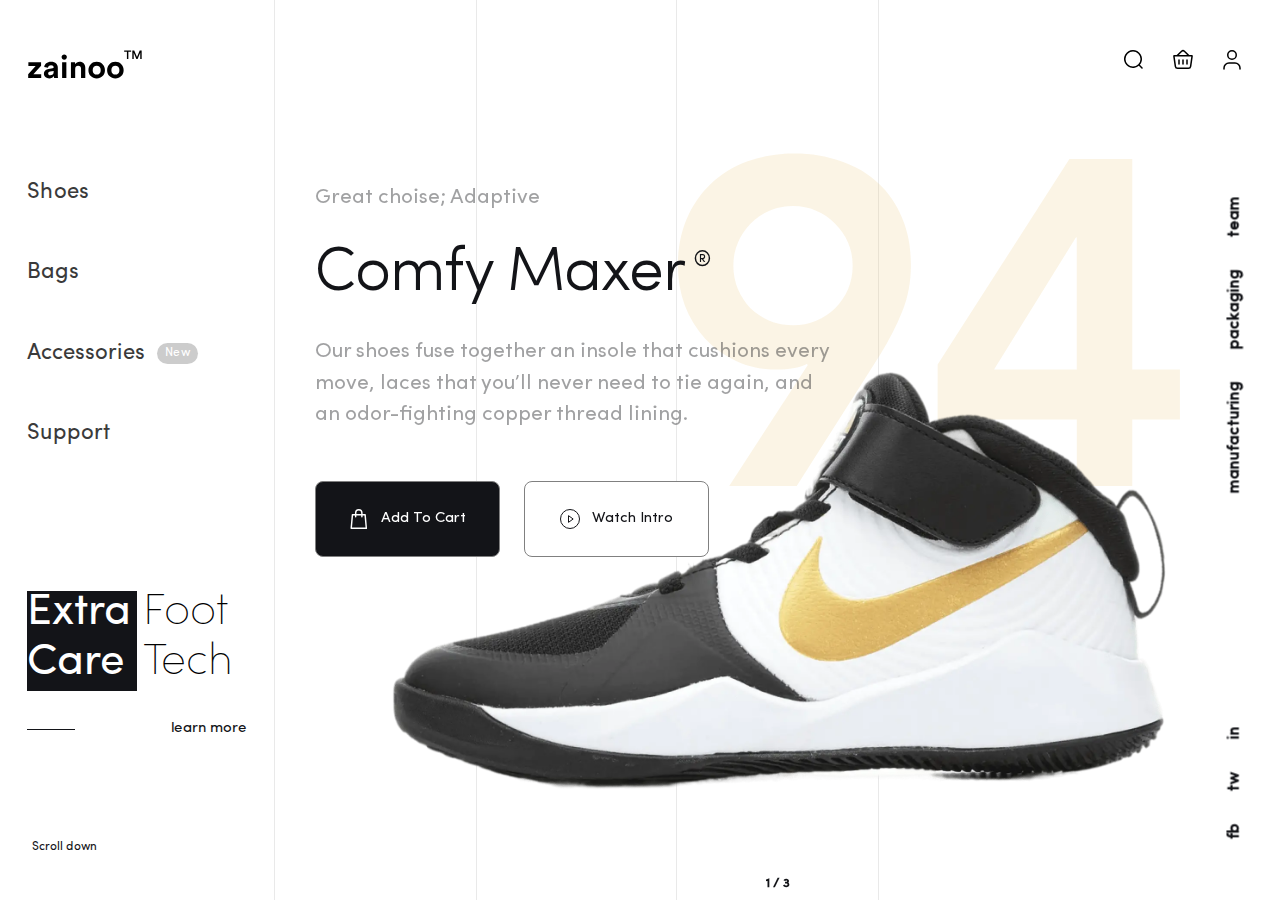
<file: app/index.html>
<!DOCTYPE html><html lang="en" class="page"><head><meta charset="UTF-8"><meta name="viewport" content="width=device-width,initial-scale=1"><link rel="shortcut icon" href="favicon.ico" type="image/x-icon"><meta http-equiv="X-UA-Compatible" content="ie=edge"><meta name="theme-color" content="#111111"><title>Zainoo</title><link rel="stylesheet" href="css/vendor-9912c5428e.css"><link rel="stylesheet" href="css/main-26d704be72.css"><script defer="defer" src="js/main-d65028cf41.js"></script></head><body class="page__body"><div class="content"><header class="sidebar"><a class="sidebar__mobile-logo logo"><img loading="lazy" src="img/svg/logo-84140b35f6.svg" class="logo__img" width="116" height="28" alt="logo"></a><div class="sidebar__body js-menu"><a class="sidebar__logo logo"><img loading="lazy" src="img/svg/logo-84140b35f6.svg" class="logo__img" width="116" height="28" alt="logo"></a><nav class="nav"><ul class="nav__list list-reset"><li class="nav__item"><a href="#" class="nav__link font-styles">Shoes</a></li><li class="nav__item"><a href="#" class="nav__link font-styles">Bags</a></li><li class="nav__item"><a href="#" class="nav__link font-styles">Accessories <span class="nav__tag tag">New</span></a></li><li class="nav__item"><a href="#" class="nav__link font-styles">Support</a></li></ul></nav><div class="sidebar__adv adv"><div class="adv__bg"><span class="adv__bg--text">Extra</span></div><div class="adv__clean"><span class="adv__bg--text">Foot</span></div><div class="adv__bg"><span class="adv__bg--text">Care</span></div><div class="adv__clean"><span class="adv__bg--text">Tech</span></div><div class="adv__more"><div class="adv__line"></div><a href="#" class="adv__link">learn more</a></div></div><div class="scroll js-scroll"><a href="#" class="scroll__link">Scroll down</a></div></div><div class="sidebar__user-panel user-panel"><form action="#" class="search"><button type="button" class="search__btn btn-reset js-btn"><svg class="search__icon"><use xlink:href="img/sprite-91638be78e.svg#search"></use></svg></button></form><a href="#" class="user-panel__item"><svg class="user-panel__icon"><use xlink:href="img/sprite-91638be78e.svg#basket"></use></svg> </a><a href="#" class="user-panel__item"><svg class="user-panel__icon"><use xlink:href="img/sprite-91638be78e.svg#person"></use></svg></a></div><button class="sidebar__burger burger btn-reset js-burger">Menu<span class="burger__line"></span></button></header><main class="main"><div class="swiper slider"><div class="swiper-wrapper"><div class="swiper-slide slider__slide"><div class="slider__item"><p class="slider__subtitle font-styles">Great choise; Adaptive</p><h1 class="slider__title font-styles">Comfy Maxer <sup class="slider__title--symbol">®</sup></h1><p class="slider__desc font-styles">Our shoes fuse together an insole that cushions every move, laces that you’ll never need to tie again, and an odor-fighting copper thread lining.</p><div class="slider__cta"><button type="submit" class="btn btn-reset btn--dark btn--bag font-styles"><svg class="btn__icon btn__icon--bag"><use xlink:href="img/sprite-91638be78e.svg#shop-bag"></use></svg> Add To Cart</button> <button type="button" class="btn btn-reset btn--play font-styles modal__btn"><svg class="btn__icon btn__icon--play"><use xlink:href="img/sprite-91638be78e.svg#play"></use></svg> Watch Intro</button></div></div><div class="slider__pic"><picture><source srcset="img/shoe-2362188125.webp" type="image/webp"><img loading="lazy" src="img/shoe-ed8a8c0f1d.png" class="gallery__pic--img" width="900" height="480" alt="Shoe pic"></picture></div></div><div class="swiper-slide slider__slide"><div class="slider__item"><p class="slider__subtitle font-styles">Great choise; Adaptive</p><h1 class="slider__title font-styles">Comfy Maxer <sup class="slider__title--symbol">®</sup></h1><p class="slider__desc font-styles">Lorem ipsum dolor sit amet, consectetur adipisicing elit. Pariatur cum ipsam quidem deleniti doloribus odio, velit dolorem exercitationem, vitae excepturi tempora vero?</p><div class="slider__cta"><button type="submit" class="btn btn-reset btn--dark btn--bag font-styles"><svg class="btn__icon btn__icon--bag"><use xlink:href="img/sprite-91638be78e.svg#shop-bag"></use></svg> Add To Cart</button> <button class="btn-reset btn btn--play font-styles modal__btn"><svg class="btn__icon btn__icon--play"><use xlink:href="img/sprite-91638be78e.svg#play"></use></svg> Watch Intro</button></div></div><div class="slider__pic"><picture><source srcset="img/setshoe-79930e2df4.webp" type="image/webp"><img loading="lazy" src="img/setshoe-9bb9e9ecd6.png" class="gallery__pic--img" width="900" height="480" alt="A woman in a black dress"></picture></div></div><div class="swiper-slide slider__slide"><div class="slider__item"><p class="slider__subtitle font-styles">Great choise; Adaptive</p><h1 class="slider__title font-styles">Comfy Maxer <sup class="slider__title--symbol">®</sup></h1><p class="slider__desc font-styles">Lorem ipsum dolor sit, amet consectetur adipisicing elit. Totam laborum porro harum repellat? Accusamus, modi non consequuntur. Id facilis earum esse fugit dignissimos.</p><div class="slider__cta"><button type="submit" class="btn btn-reset btn--dark btn--bag font-styles"><svg class="btn__icon btn__icon--bag"><use xlink:href="img/sprite-91638be78e.svg#shop-bag"></use></svg> Add To Cart</button> <button class="btn-reset btn btn--play font-styles modal__btn"><svg class="btn__icon btn__icon--play"><use xlink:href="img/sprite-91638be78e.svg#play"></use></svg> Watch Intro</button></div></div><div class="slider__pic"><picture><source srcset="img/runshoes-035e886f63.webp" type="image/webp"><img loading="lazy" src="img/runshoes-f19ade38e0.png" class="gallery__pic--img" width="900" height="480" alt="A woman in a silk blouse"></picture></div></div></div><div class="swiper-pagination slider__pag font-styles"></div></div></main><footer class="footer"><ul class="footer__menu list-reset"><li class="footer__item"><a href="#" target="_blank" class="footer__link font-styles" aria-label="facebook">fb</a></li><li class="footer__item"><a href="#" target="_blank" class="footer__link font-styles" aria-label="linkedin">tw</a></li><li class="footer__item"><a href="#" target="_blank" class="footer__link font-styles" aria-label="twitter">in</a></li></ul><ul class="footer__menu list-reset"><li class="footer__item"><a href="#" class="footer__link font-styles">manufacturing</a></li><li class="footer__item"><a href="#" class="footer__link font-styles">packaging</a></li><li class="footer__item"><a href="#" class="footer__link font-styles">team</a></li></ul></footer></div><div class="modal__wrapper"><div class="modal"><div class="modal__close"><svg class="modal__close--icon"><use xlink:href="img/sprite-91638be78e.svg#cancel"></use></svg></div><div class="modal__body"><div class="modal__video js-modal-video" data-src="https://www.youtube.com/embed/N60_oXI3wtQ"></div></div></div></div></body></html>
</file>
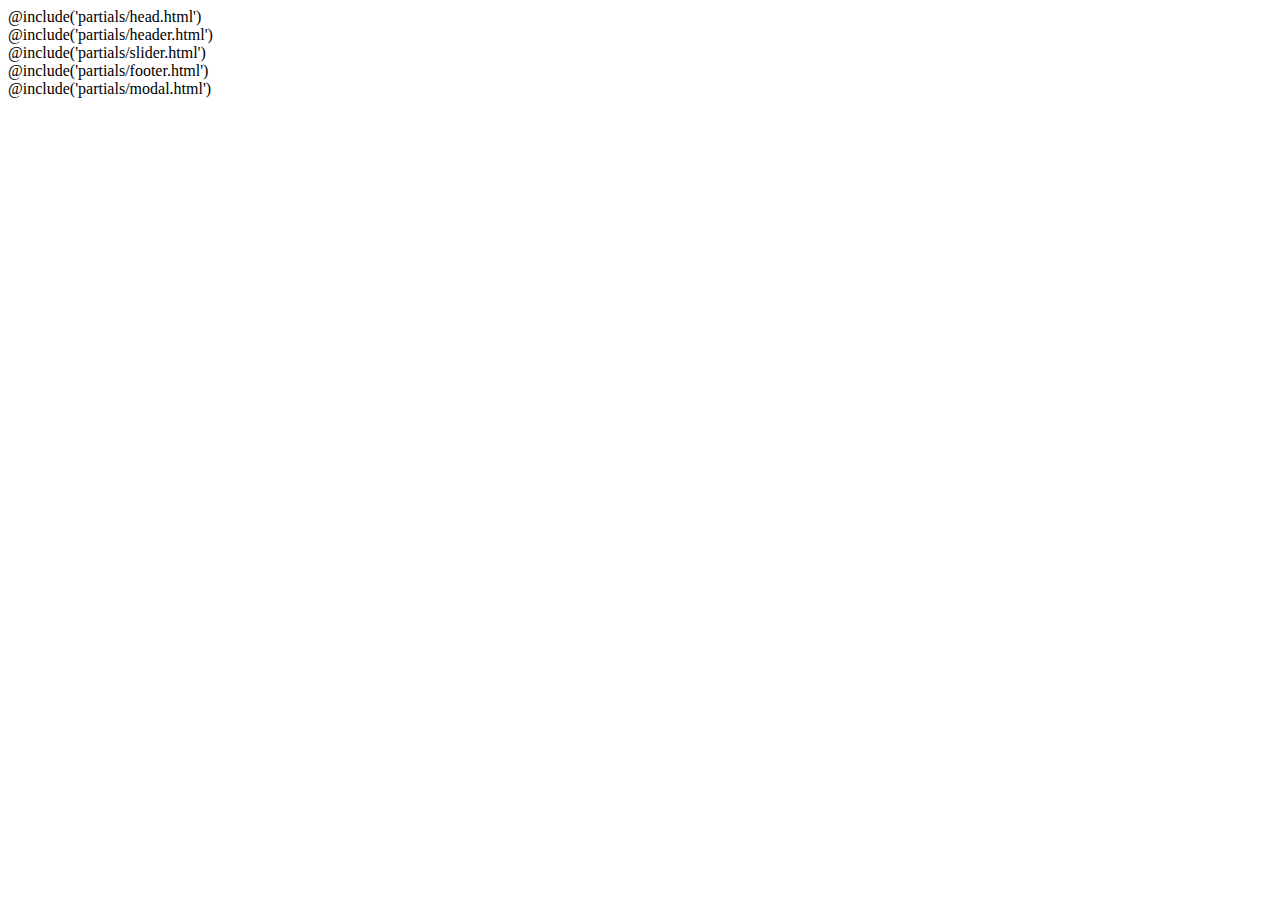
<file: src/index.html>
<!DOCTYPE html>
<html lang="en" class="page">

@include('partials/head.html')

<body class="page__body">
  <div class="content">
    @include('partials/header.html')
    <main class="main">
      @include('partials/slider.html')
    </main>
    @include('partials/footer.html')
  </div>
  @include('partials/modal.html')
</body>

</html>
</file>
<file: app/css/main-26d704be72.css>
:root{--font-family:"Sofia Pro",sans-serif;--content-width:1440px;--container-offset:40px;--container-width:calc(var(--content-width) + (var(--container-offset) * 2));--mobile-header-height:80px;--light-color:#fff;--dark-color:#131418;--body-color:#3A3A3A;--grey-color:#808080;--line-color:#E9E9E9;--accent-color:#ECCA7B}.custom-checkbox__field:checked+.custom-checkbox__content::after{opacity:1}.custom-checkbox__field:focus+.custom-checkbox__content::before{outline:red solid 2px;outline-offset:2px}.custom-checkbox__field:disabled+.custom-checkbox__content{opacity:.4;pointer-events:none}@font-face{font-family:"Sofia Pro";src:url(../fonts/SofiaProMedium-e12ea758d1.woff2) format("woff2");font-weight:500;font-display:swap;font-style:normal}@font-face{font-family:"Sofia Pro";src:url(../fonts/SofiaProRegular-8d473fbbeb.woff2) format("woff2");font-weight:400;font-display:swap;font-style:normal}@font-face{font-family:"Sofia Pro";src:url(../fonts/SofiaProLight-9b297ce77a.woff2) format("woff2");font-weight:300;font-display:swap;font-style:normal}@font-face{font-family:"Sofia Pro";src:url(../fonts/SofiaProUltraLight-f18b836ec6.woff2) format("woff2");font-weight:200;font-display:swap;font-style:normal}*,::after,::before{-webkit-box-sizing:border-box;box-sizing:border-box}.page{height:100%;font-family:var(--font-family,sans-serif);-webkit-text-size-adjust:100%}.page__body{margin:0;min-width:320px;min-height:100%;font-size:16px}.page__body.locked{overflow:hidden}.content{min-height:100vh;position:relative;max-width:1440px;margin:0 auto}img{height:auto;max-width:100%;-o-object-fit:cover;object-fit:cover}a{text-decoration:none}.is-hidden{display:none!important}.btn-reset{border:none;padding:0;background-color:transparent;cursor:pointer}.list-reset{list-style:none;margin:0;padding:0}.input-reset{-webkit-appearance:none;-moz-appearance:none;appearance:none;border:none;border-radius:0;background-color:#fff}.input-reset::-webkit-search-cancel-button,.input-reset::-webkit-search-decoration,.input-reset::-webkit-search-results-button,.input-reset::-webkit-search-results-decoration{display:none}.font-styles{font-family:var(--font-family);font-weight:400;font-style:normal;color:var(--dark-color)}.visually-hidden{position:absolute;overflow:hidden;margin:-1px;border:0;padding:0;width:1px;height:1px;clip:rect(0 0 0 0)}.js-focus-visible :focus:not(.focus-visible){outline:0}.dis-scroll{position:fixed;left:0;top:0;overflow:hidden;width:100%;height:100vh;-ms-scroll-chaining:none;overscroll-behavior:none}.page--ios .dis-scroll{position:relative}@media (min-width:999px){.content{display:-webkit-box;display:-ms-flexbox;display:flex}.main{display:-webkit-box;display:-ms-flexbox;display:flex;width:calc(100% - max(275px,19%))}}.logo{display:-webkit-box;display:-ms-flexbox;display:flex;-webkit-box-align:center;-ms-flex-align:center;align-items:center;height:14vh;z-index:3}.logo__img{width:116px;height:32px}@media (max-width:599px){.logo__img{width:110px;height:30px}}.user-panel{display:-webkit-box;display:-ms-flexbox;display:flex;-webkit-box-align:center;-ms-flex-align:center;align-items:center}.user-panel__icon{width:24px;height:24px}.user-panel__item{margin-left:25px}.user-panel__item:hover{opacity:.5;-webkit-transition:opacity .2s ease-in;-o-transition:opacity .2s ease-in;transition:opacity .2s ease-in}.user-panel__item:active{-webkit-transform:scale(.85);-ms-transform:scale(.85);transform:scale(.85);-webkit-transition:-webkit-transform .2s ease-in;transition:transform .2s ease-in;-o-transition:transform .2s ease-in;transition:transform .2s ease-in,-webkit-transform .2s ease-in}.user-panel__item:focus{-webkit-transform:scale(.85);-ms-transform:scale(.85);transform:scale(.85)}.search{display:-webkit-box;display:-ms-flexbox;display:flex;-webkit-box-align:center;-ms-flex-align:center;align-items:center}.search__btn:hover{opacity:.5;-webkit-transition:opacity .2s ease-in;-o-transition:opacity .2s ease-in;transition:opacity .2s ease-in}.search__btn:active{-webkit-transform:scale(.85);-ms-transform:scale(.85);transform:scale(.85);-webkit-transition:-webkit-transform .2s ease-in;transition:transform .2s ease-in;-o-transition:transform .2s ease-in;transition:transform .2s ease-in,-webkit-transform .2s ease-in}.search__btn:focus{-webkit-transform:scale(.85);-ms-transform:scale(.85);transform:scale(.85)}.search__icon{width:24px;height:24px}.search__input{outline:0;padding-left:15px;display:none;font-family:var(--font-family);font-size:16px;line-height:1.2;font-weight:400}.search__input::-webkit-input-placeholder{font-family:var(--font-family);font-size:16px;line-height:1.2;font-weight:400}.search__input::-moz-placeholder{font-family:var(--font-family);font-size:16px;line-height:1.2;font-weight:400}.search__input:-ms-input-placeholder{font-family:var(--font-family);font-size:16px;line-height:1.2;font-weight:400}.search__input::-ms-input-placeholder{font-family:var(--font-family);font-size:16px;line-height:1.2;font-weight:400}.search__input::placeholder{font-family:var(--font-family);font-size:16px;line-height:1.2;font-weight:400}.search__input._active{display:block}@media (min-width:999px){.user-panel{position:absolute;top:0;right:2.8vw;z-index:3;height:14vh}}@media (max-width:599px){.user-panel__item{margin-left:20px}}.burger{text-indent:-1000px;overflow:hidden;background:0 0;z-index:3;display:-webkit-box;display:-ms-flexbox;display:flex;position:relative;height:30px;width:30px}.burger:after,.burger:before,.burger__line{position:absolute;left:50%;top:50%;-webkit-transform:translate(-50%,-50%);-ms-transform:translate(-50%,-50%);transform:translate(-50%,-50%);height:2px;width:100%;background:var(--dark-color);-webkit-transition:.3s cubic-bezier(.785,.135,.15,.86);-o-transition:.3s cubic-bezier(.785,.135,.15,.86);transition:.3s cubic-bezier(.785,.135,.15,.86)}.burger::after,.burger::before{content:""}.burger::before{-webkit-transform:translate(-50%,-500%);-ms-transform:translate(-50%,-500%);transform:translate(-50%,-500%)}.burger::after{-webkit-transform:translate(-50%,400%);-ms-transform:translate(-50%,400%);transform:translate(-50%,400%)}.burger.active::before{-webkit-transform:translate(-50%,-50%) rotate(45deg);-ms-transform:translate(-50%,-50%) rotate(45deg);transform:translate(-50%,-50%) rotate(45deg)}.burger.active::after{-webkit-transform:translate(-50%,-50%) rotate(-45deg);-ms-transform:translate(-50%,-50%) rotate(-45deg);transform:translate(-50%,-50%) rotate(-45deg)}.burger.active .burger__line{-webkit-transform:translate(-50%,-50%) scale(0);-ms-transform:translate(-50%,-50%) scale(0);transform:translate(-50%,-50%) scale(0)}.sidebar{display:-webkit-box;display:-ms-flexbox;display:flex}@media (min-width:999px){.sidebar{-webkit-box-pack:center;-ms-flex-pack:center;justify-content:center;width:max(275px,19%);padding-bottom:5vh;border-right:1px solid var(--line-color)}.sidebar__burger,.sidebar__mobile-logo{display:none}.sidebar__body{display:-webkit-box;display:-ms-flexbox;display:flex;-webkit-box-orient:vertical;-webkit-box-direction:normal;-ms-flex-direction:column;flex-direction:column;-webkit-box-pack:justify;-ms-flex-pack:justify;justify-content:space-between;max-width:220px}.sidebar__adv{margin-top:10vh;margin-bottom:5vh}}@media (max-width:998px){.content{padding-top:var(--mobile-header-height)}.main{min-height:calc(100vh - var(--mobile-header-height))}.sidebar{-webkit-box-align:center;-ms-flex-align:center;align-items:center;-webkit-box-pack:justify;-ms-flex-pack:justify;justify-content:space-between;padding:0 20px;position:fixed;top:0;left:0;right:0;height:var(--mobile-header-height);background:#fff;border-bottom:1px solid var(--line-color);z-index:10}.sidebar__user-panel{margin-left:auto;margin-right:20px}.sidebar__logo{display:none}.sidebar__mobile-logo{position:relative;top:-5px}.sidebar__body{display:-webkit-box;display:-ms-flexbox;display:flex;-webkit-box-orient:vertical;-webkit-box-direction:normal;-ms-flex-direction:column;flex-direction:column;-webkit-box-pack:justify;-ms-flex-pack:justify;justify-content:space-between;position:fixed;width:280px;left:0;top:0;bottom:0;background-color:#eee;padding-top:var(--mobile-header-height);padding-right:20px;padding-left:20px;padding-bottom:20px;-webkit-transform:translateX(-100%);-ms-transform:translateX(-100%);transform:translateX(-100%);-webkit-transition:-webkit-transform .3s;transition:transform .3s;-o-transition:transform .3s;transition:transform .3s,-webkit-transform .3s}.sidebar__body::before{content:"";display:block;width:100%;height:1px}.sidebar__body.active{-webkit-transform:translateX(0);-ms-transform:translateX(0);transform:translateX(0)}}@media (max-width:375px){.sidebar__body{width:100%}}.nav__list{display:-webkit-box;display:-ms-flexbox;display:flex;-webkit-box-orient:vertical;-webkit-box-direction:normal;-ms-flex-direction:column;flex-direction:column}.nav__item{padding:3vh 0}.nav__item:first-child{padding-top:0}.nav__item:last-child{padding-bottom:0}.nav__link{display:-webkit-box;display:-ms-flexbox;display:flex;-webkit-box-align:center;-ms-flex-align:center;align-items:center;font-size:22px;line-height:1.2;color:var(--body-color);-webkit-transition:color .2s ease-in;-o-transition:color .2s ease-in;transition:color .2s ease-in}.nav__link:hover{color:var(--accent-color)}.nav__link:active{opacity:.8}.nav__link:focus{color:var(--accent-color)}.nav__tag{margin-left:12px}.tag{font-family:var(--font-family);font-style:normal;font-weight:400;font-size:12px;line-height:1.1;color:var(--light-color);text-align:center;padding:4px 8px;border-radius:40px;background:rgba(0,0,0,.2)}.adv{display:-webkit-box;display:-ms-flexbox;display:flex;-ms-flex-wrap:wrap;flex-wrap:wrap;-webkit-column-gap:6px;-moz-column-gap:6px;column-gap:6px;row-gap:0;-webkit-box-align:center;-ms-flex-align:center;align-items:center;max-width:220px}.adv__bg{background:var(--dark-color);width:110px;color:var(--light-color)}.adv__bg--text{font-family:var(--font-family);display:-webkit-box;display:-ms-flexbox;display:flex;height:50px;font-weight:100;font-size:44px;line-height:1}.adv__bg .adv__bg--text{font-weight:400}.adv__more{width:100%;display:-webkit-box;display:-ms-flexbox;display:flex;-webkit-box-align:center;-ms-flex-align:center;align-items:center;-webkit-box-pack:justify;-ms-flex-pack:justify;justify-content:space-between;margin-top:30px}.adv__line{width:48px;height:1px;background:var(--dark-color)}.adv__link{font-family:var(--font-family);font-style:normal;font-weight:400;font-size:15px;line-height:1.1;color:var(--dark-color);-webkit-transition:color .2s ease-in;-o-transition:color .2s ease-in;transition:color .2s ease-in}.adv__link:hover{color:var(--accent-color)}.adv__link:active{opacity:.8}.adv__link:focus{color:var(--accent-color)}.scroll{-webkit-animation:1.5s infinite scroll-down;animation:1.5s infinite scroll-down}.scroll__link{font-family:var(--font-family);font-style:normal;font-weight:400;font-size:12px;line-height:1.1;color:var(--dark-color);margin-left:5px}@-webkit-keyframes scroll-down{0%{-webkit-transform:translateY(0);transform:translateY(0)}50%{-webkit-transform:translateY(10px);transform:translateY(10px)}}@keyframes scroll-down{0%{-webkit-transform:translateY(0);transform:translateY(0)}50%{-webkit-transform:translateY(10px);transform:translateY(10px)}}@media (max-width:998px){.scroll{display:none}}.slider{position:relative}.slider::after,.slider::before{content:"";position:absolute;top:0;height:100%;border:0 solid var(--line-color);border-left-width:1px}.slider::before{width:20%;left:20%;border-right-width:1px}.slider::after{left:60%}.slider__slide{display:-webkit-box;display:-ms-flexbox;display:flex;-webkit-box-align:center;-ms-flex-align:center;align-items:center;padding-left:max(40px,3.5%);padding-bottom:18vh;position:relative}.slider__slide::after{content:"";position:absolute;display:block;background:url(../img/svg/digit-e7362da4b9.svg) 0 0/contain no-repeat;width:50%;height:100%;right:5%;top:25%;-webkit-transform:translate(-10%,-8%);-ms-transform:translate(-10%,-8%);transform:translate(-10%,-8%);z-index:-2}.slider__item{max-width:525px}.slider__title{font-weight:300;font-size:62px;line-height:1.5;letter-spacing:-.02em;margin:0;padding:15px 0}.slider__title--symbol{font-size:22px;line-height:1.5;top:-1.5rem;left:-5px}.slider__subtitle{font-size:21px;line-height:1.5;opacity:.4;margin:0}.slider__desc{font-size:21px;line-height:1.5;opacity:.4;margin:0 0 50px}.slider__cta{display:-webkit-box;display:-ms-flexbox;display:flex;-ms-flex-wrap:wrap;flex-wrap:wrap;gap:24px}.slider__pic{position:absolute;left:50%;top:60%;-webkit-transform:translate(-50%,-50%);-ms-transform:translate(-50%,-50%);transform:translate(-50%,-50%);width:86%;z-index:-1}.slider__pic--img{width:100%;height:100%}.slider__pag{font-size:13px;line-height:1;font-weight:600}@media (max-width:998px){.slider__slide{min-height:calc(100vh - var(--mobile-header-height));padding:20px 20px 50px}.slider__item{max-width:420px}.slider::after,.slider::before{display:none}.slider__pic{left:65%;top:65%;-webkit-transform:translate(-50%,-50%);-ms-transform:translate(-50%,-50%);transform:translate(-50%,-50%);width:70%}}@media (max-width:599px){.slider__title{font-size:36px}.slider__desc,.slider__subtitle{font-size:16px}.slider__item{max-width:100%;-webkit-box-align:center;-ms-flex-align:center;align-items:center;-webkit-box-pack:center;-ms-flex-pack:center;justify-content:center;display:-webkit-box;display:-ms-flexbox;display:flex;-webkit-box-orient:vertical;-webkit-box-direction:normal;-ms-flex-direction:column;flex-direction:column;-webkit-box-ordinal-group:3;-ms-flex-order:2;order:2}.slider__pic{position:static;-webkit-transform:translate(0);-ms-transform:translate(0);transform:translate(0);width:100%;display:-webkit-box;display:-ms-flexbox;display:flex;-webkit-box-ordinal-group:2;-ms-flex-order:1;order:1}.slider__cta{-webkit-box-pack:center;-ms-flex-pack:center;justify-content:center;gap:20px}.slider__slide{-webkit-box-orient:vertical;-webkit-box-direction:normal;-ms-flex-direction:column;flex-direction:column}.slider__slide::after{display:none}}.btn{display:-webkit-box;display:-ms-flexbox;display:flex;-webkit-box-align:center;-ms-flex-align:center;align-items:center;-webkit-box-pack:center;-ms-flex-pack:center;justify-content:center;font-size:15px;line-height:1;background:var(--light-color);border:1px solid var(--grey-color);border-radius:8px;min-width:185px;padding:27px 30px;-webkit-transition:font-size .2s ease-in;-o-transition:font-size .2s ease-in;transition:font-size .2s ease-in}.btn:hover{font-size:1rem}.btn:active{opacity:.8}.btn:focus{font-size:1rem}.btn--dark{background-color:var(--dark-color);color:var(--light-color)}.btn__icon{width:20px;height:20px;margin-right:12px}.btn__icon--bag{fill:var(--light-color)}.btn__icon--play{fill:none;stroke:var(--dark-color)}.modal__wrapper{position:fixed;left:0;top:0;bottom:0;right:0;background:rgba(0,0,0,.8);-webkit-box-pack:center;-ms-flex-pack:center;justify-content:center;-webkit-box-align:center;-ms-flex-align:center;align-items:center;z-index:2;display:none}.modal__wrapper .modal{padding:25px;border-radius:5px;width:600px;height:auto}.modal__wrapper .modal__body{display:-webkit-box;display:-ms-flexbox;display:flex;-webkit-box-pack:center;-ms-flex-pack:center;justify-content:center;-webkit-box-align:center;-ms-flex-align:center;align-items:center;position:relative;background:var(--light-color);opacity:.8;border-radius:5px;border:3px solid var(--dark-color);height:380px}.modal__wrapper .modal__iframe{position:absolute;left:0;right:0;top:0;bottom:0;width:100%;height:100%;padding:10px}.modal__wrapper .modal__close{cursor:pointer;display:-webkit-box;display:-ms-flexbox;display:flex;-webkit-box-pack:end;-ms-flex-pack:end;justify-content:flex-end;margin-bottom:20px}.modal__wrapper .modal__close--icon{width:16px;height:16px;fill:var(--light-color)}.footer{display:-webkit-box;display:-ms-flexbox;display:flex;-webkit-box-pack:justify;-ms-flex-pack:justify;justify-content:space-between;width:75vh;-webkit-transform:rotate(-90deg) translateX(100%);-ms-transform:rotate(-90deg) translateX(100%);transform:rotate(-90deg) translateX(100%);-webkit-transform-origin:right bottom;-ms-transform-origin:right bottom;transform-origin:right bottom;position:absolute;bottom:5vh;right:2.8vw;z-index:3}.footer__menu{display:-webkit-box;display:-ms-flexbox;display:flex}.footer__item{padding:0 16px}.footer__link{font-weight:600;-webkit-transition:color .2s ease-in;-o-transition:color .2s ease-in;transition:color .2s ease-in}.footer__link:hover{color:var(--accent-color)}.footer__link:active{opacity:.8}.footer__link:focus{color:var(--accent-color)}@media (max-width:998px){.footer{position:static;width:100%;-webkit-transform:rotate(0) translateX(0);-ms-transform:rotate(0) translateX(0);transform:rotate(0) translateX(0);-webkit-box-orient:horizontal;-webkit-box-direction:reverse;-ms-flex-direction:row-reverse;flex-direction:row-reverse;padding:20px 4px;background:#fff;border-top:1px solid var(--line-color)}}@media (max-width:599px){.footer{-ms-flex-wrap:wrap;flex-wrap:wrap}.footer__item{padding:10px}}
</file>
